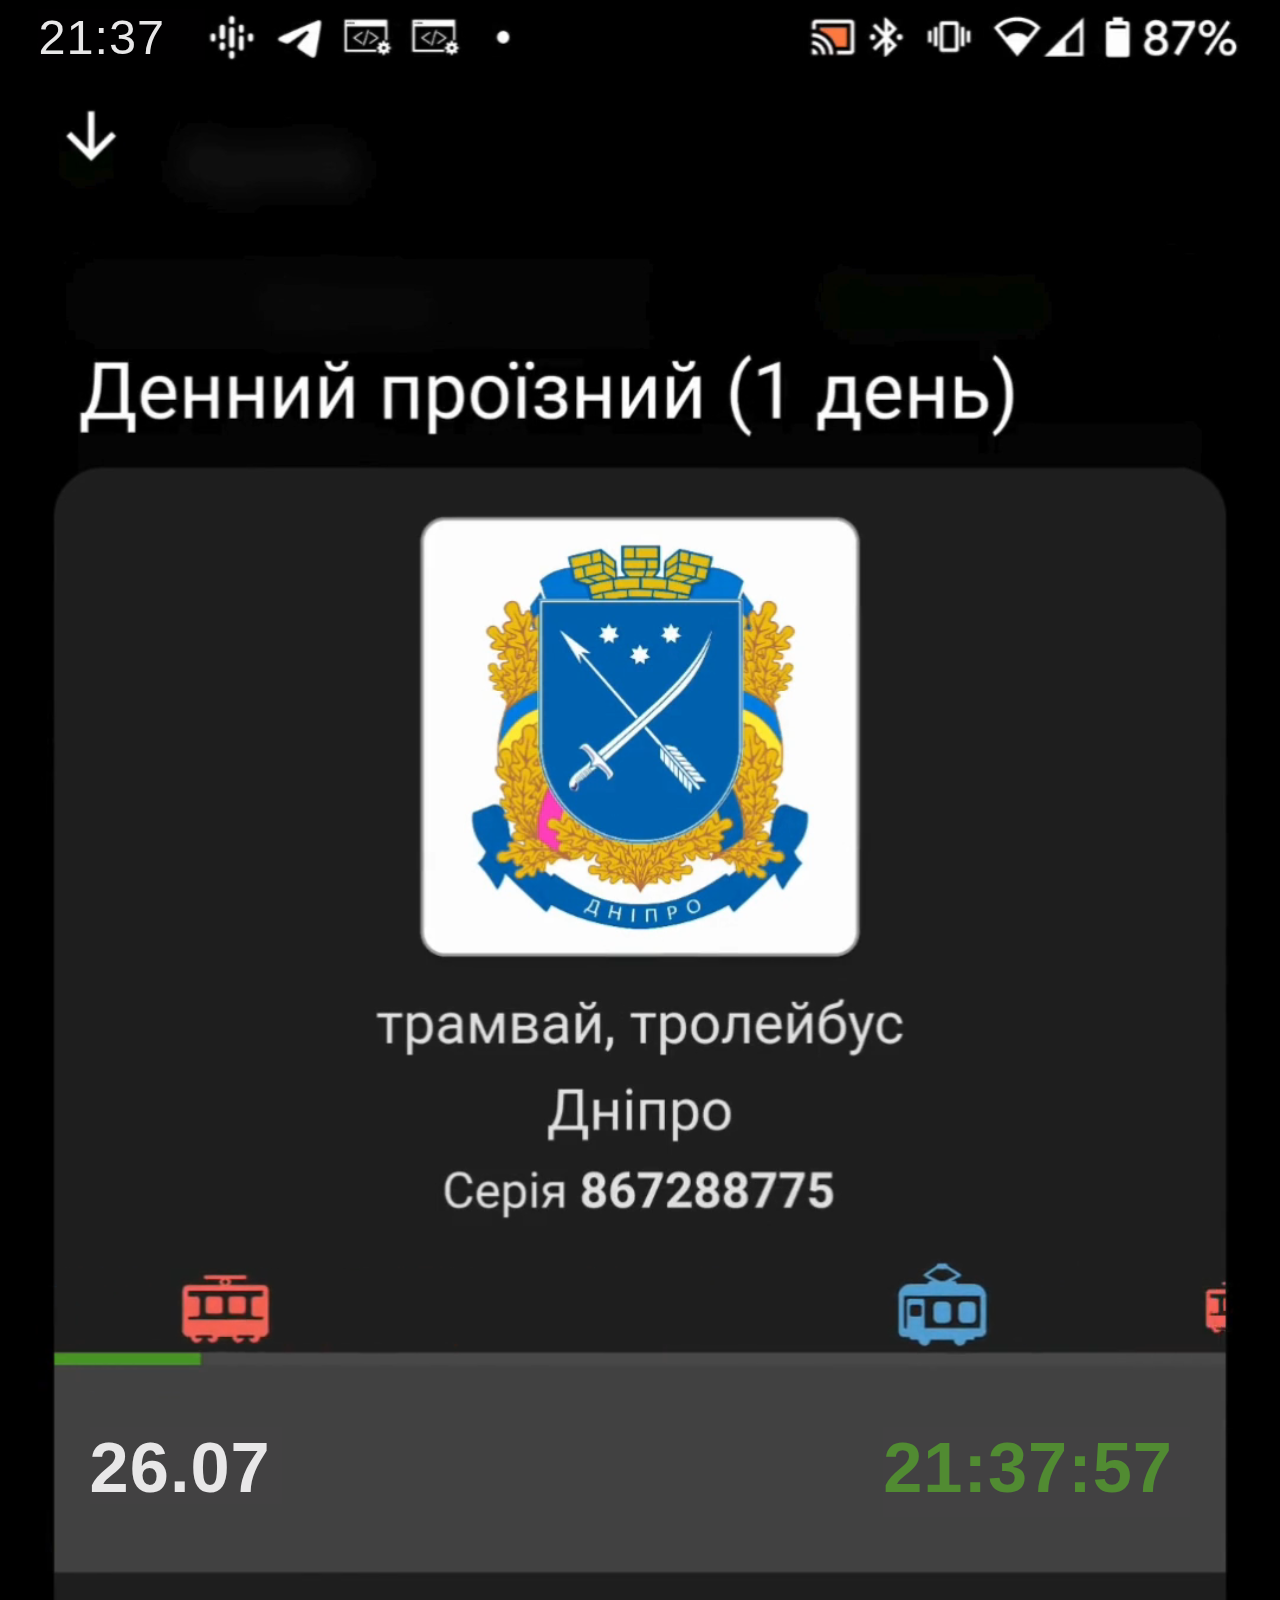
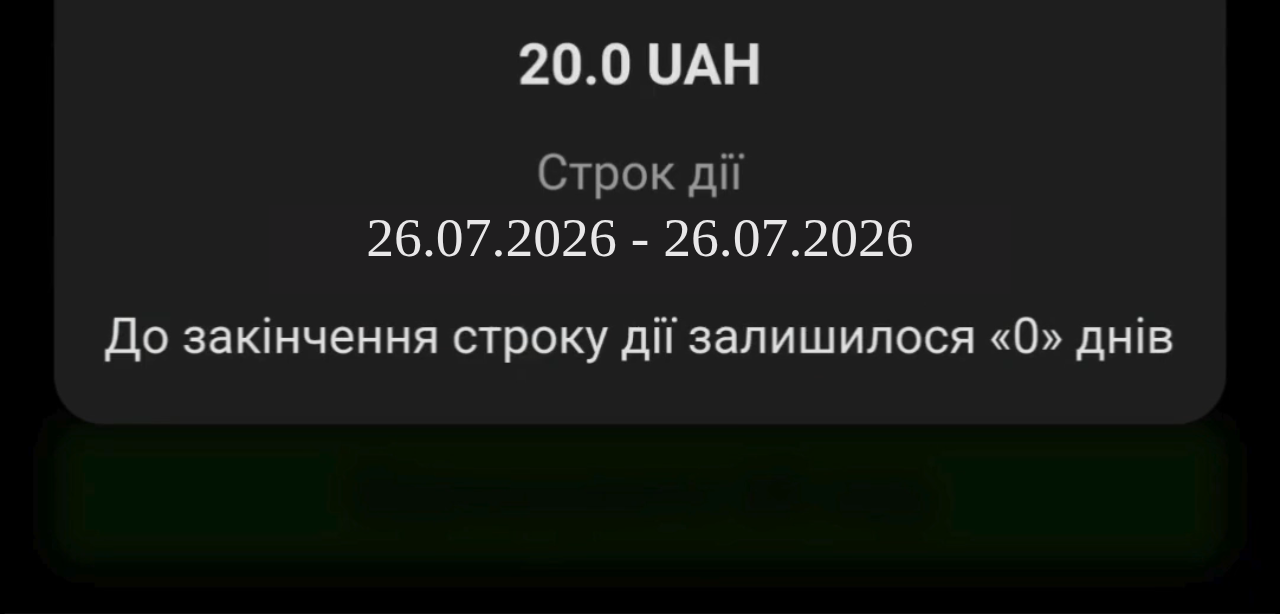
<file: index.html>
<html>
<head>
	<meta http-equiv="Content-Type" content="text/html" charset="utf-8">
	<meta name="theme-color" content="#3498db">
	<link rel="icon" sizes="192x192" href="icon.png">

	<title></title>
	<link rel="stylesheet" type="text/css" href="style.css">
	<link rel="manifest" href="manifest.json">
	<script>
		console.log(navigator.serviceWorker)
		if ('serviceWorker' in navigator) {
		  navigator.serviceWorker.register('./service-worker.js')
			.then(function(registration) {
			  console.log('Service Worker зареєстрований з успіхом:', registration);
			})
			.catch(function(error) {
			  console.log('Помилка при реєстрації Service Worker:', error);
			});
		}
	  </script>

	
</head>

<body>

	<div class="main"> 
		<div class="video-containter">
			<video muted autoplay  height="" loop="loop">
				<source src="main.mp4" type="video/mp4">
			</video>
		</div>

		<div id="time"></div>
		
		<div id="month"> </div>

		<div id="clock"></div>

		<div id="strok"></div>

</div>
	
<script src="myscript.js"></script>
</body>

</html>
</file>
<file: style.css>
body {
	margin: 0px;
	padding: 0px;
	background: #666060;
	width: 100%;
	border: 0px;
}

.main {
    display: block;
    width: 100%;
    height: 100%;
    border: 0px solid black;
    padding: 0px;
    position: absolute;
    background: #021302;
}

.video-containter {
    width: 100vw;
    height: 173vw;
    overflow: hidden;
}

video {
	margin-left: 0;
	margin-right: 0;
	padding: 0px;
	width: 100%;
	height: auto;
	top: 0;
	left: 0;
	position: relative;
}


#time {
    width: 13vw;
    height: 4vw;
    background: #010001;
    color: #e8e7e8;
    font-family: sans-serif;
    font-weight: 400;
    font-size: 3.8vw;
    letter-spacing: 1px;
    border: 0px solid black;
    position: absolute;
    left: 3vw;
    top: 0.6999999999999993vw;
}

#month {
    width: 15vw;
    height: 6vw;
    background: #424142;
    color: #e8e7e8;
    font-family: sans-serif;
    font-weight: 700;
    font-size: 5.5vw;
    letter-spacing: 1px;
    border: 0px solid black;
    position: absolute;
    left: 7vw;
    top: 111.5vw;
}

#clock {
    width: 24vw;
    height: 7vw;
    background: #424142;
    color: #518b32;
    font-family: sans-serif;
    font-weight: 700;
    font-size: 5.5vw;
    letter-spacing: 1px;
    border: 0px solid black;
    position: absolute;
    left: 69vw;
    top: 111.5vw;
}


#strok {
    width: 58vw;
    height: 7vw;
    color: #e8e7e8;
    text-align: center;
    background: #1f1e1f;
    font-family: 'Open Sans';
    font-weight: 500;
    font-size: 4.35vw;
    position: absolute;
    top: 141vw;
    left: 21vw;
}
</file>
